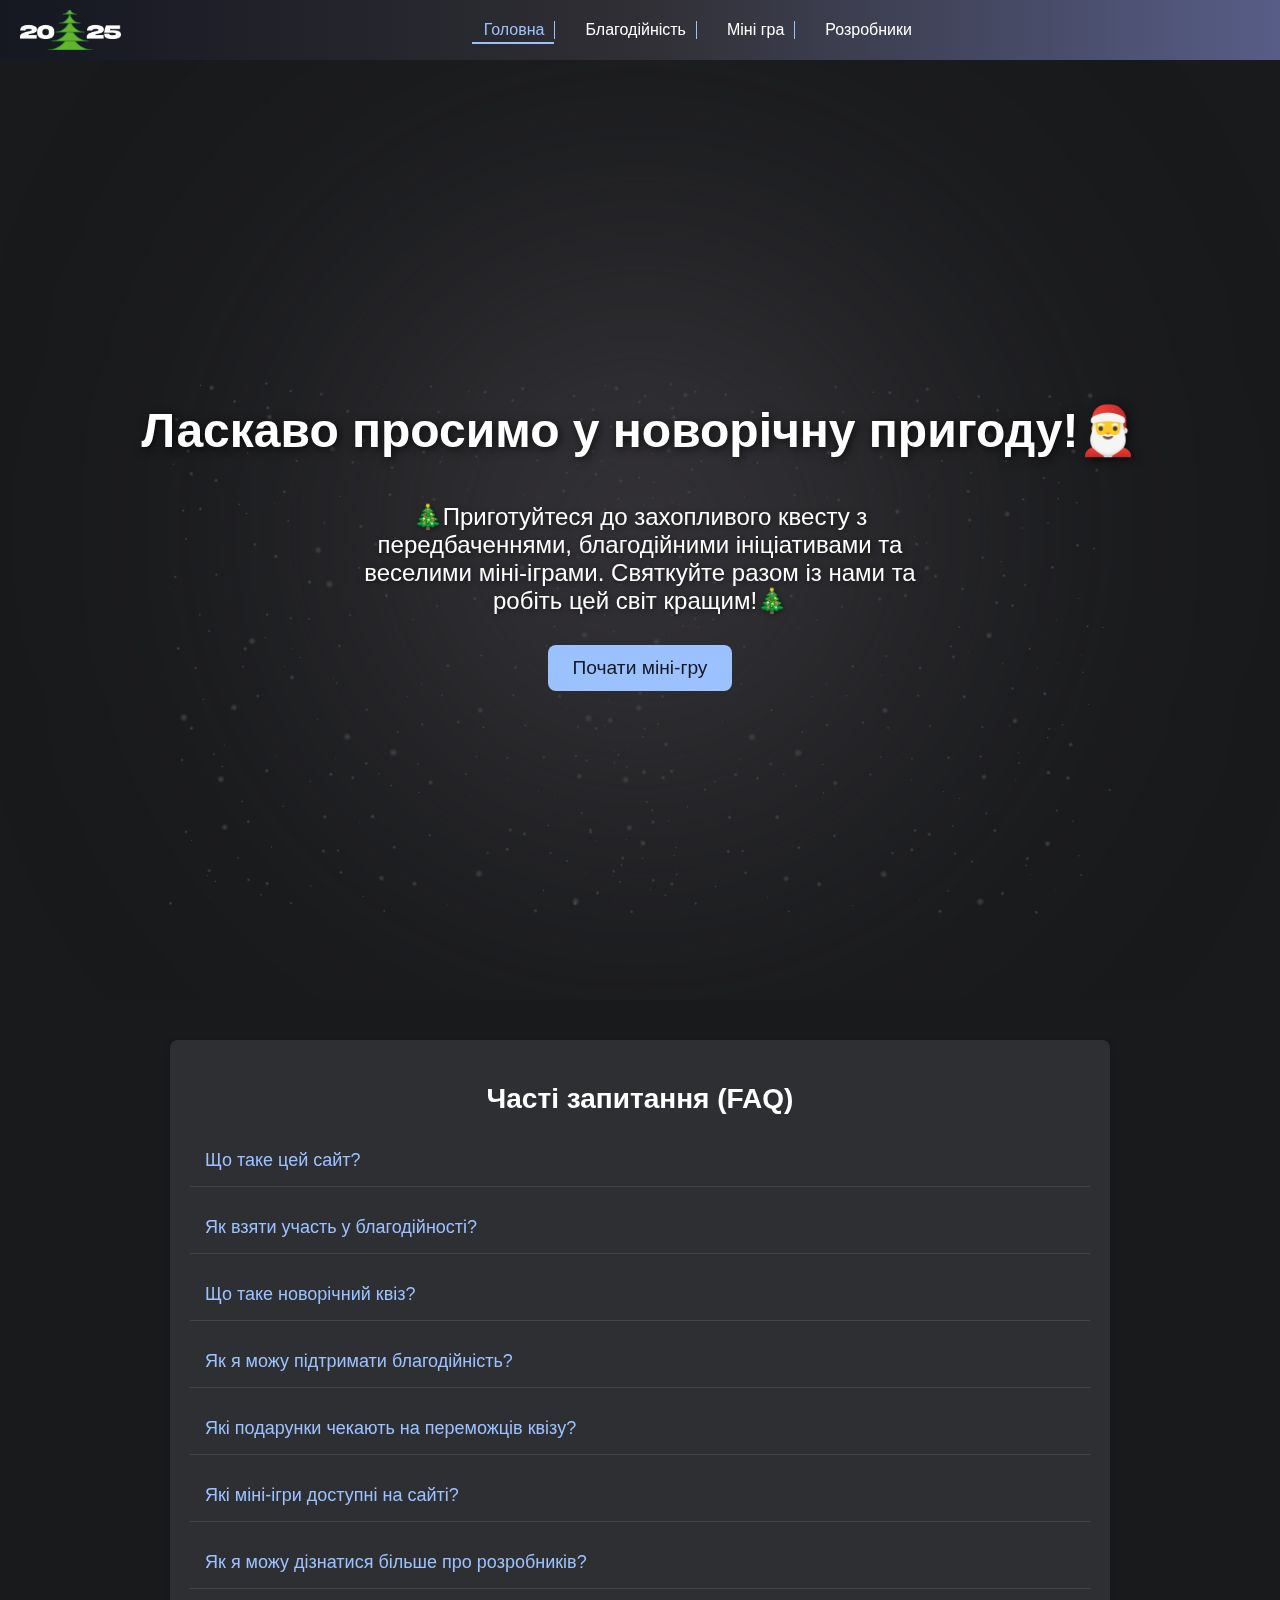
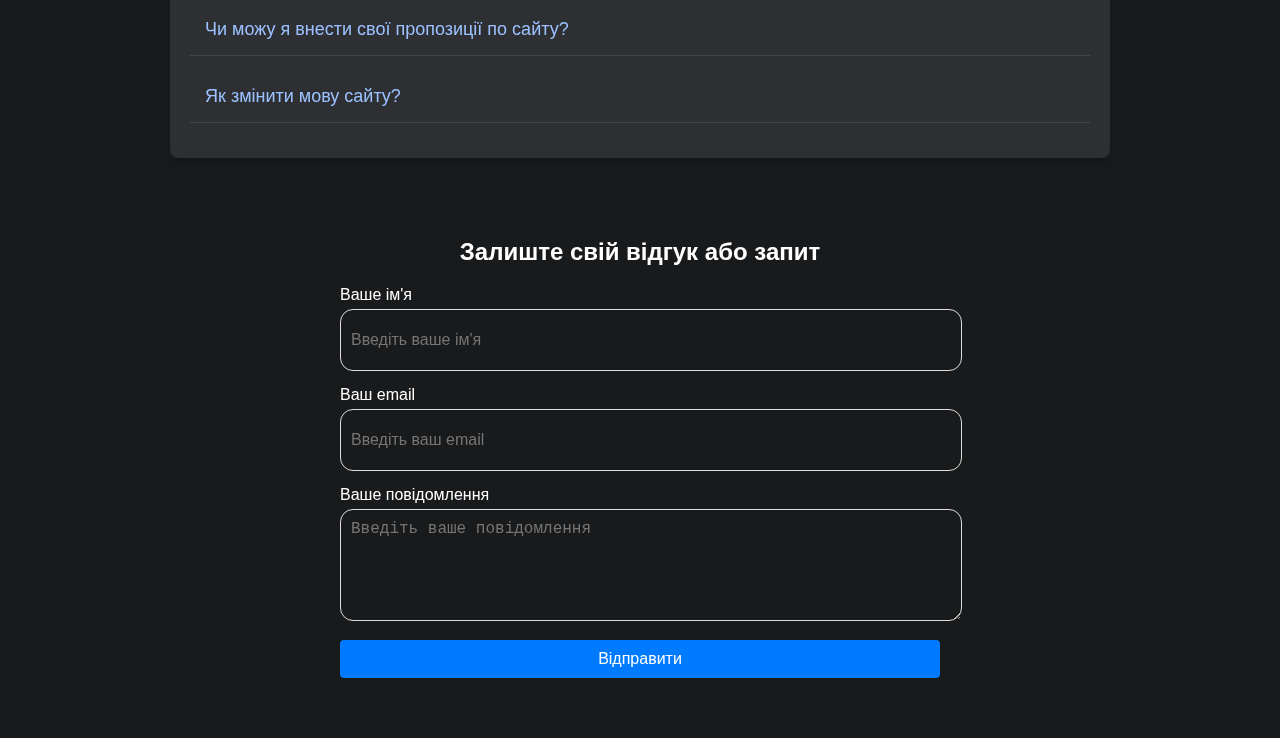
<file: index.html>
<!DOCTYPE html>
<html lang="en">
<head>
    <meta charset="UTF-8">
    <meta name="viewport" content="width=device-width, initial-scale=1.0, maximum-scale=1.0, user-scalable=no">
    <title>Happy NEW YEAR GUYS</title>
    <link rel="stylesheet" href="style.css">
</head>
<body>
    <header>
        <div class="logo">
            <img src="/img/a.png" alt="Logo">
        </div>
        <div class="row">
            <div class="links">
                <a href="#" class="link active">Головна</a>
                <a href="./Component/charity.html" class="link">Благодійність</a>
                <a href="./Component/new-year-toys-game/src/game.html" class="link">Міні гра</a>
                <a href="./Component/dev.html" class="link">Розробники</a>
            </div>
        </div>
    
        <div class="burger-menu">
            <span></span>
            <span></span>
            <span></span>
        </div>
        <div class="mobile-menu">
            <div class="links">
                <a href="#" class="link active">Головна</a>
                <a href="./Component/charity.html" class="link">Благодійність</a>
                <a href="./Component/new-year-toys-game/src/game.html" class="link">Міні гра</a>
                <a href="./Component/dev.html" class="link">Розробники</a>
            </div>
        </div>
    </header>

    <main>
        <div class="hero">
            <h1>Ласкаво просимо у новорічну пригоду!🎅</h1>
            <p>🎄Приготуйтеся до захопливого квесту з передбаченнями, благодійними ініціативами та веселими міні-іграми. Святкуйте разом із нами та робіть цей світ кращим!🎄</p>
            <a href="./Component/new-year-toys-game/src/game.html" class="btn-hero">Почати міні-гру</a>
        </div>
        <section class="faq">
            <h2>Часті запитання (FAQ)</h2>
            <div class="faq-item">
                <button class="faq-question">Що таке цей сайт?</button>
                <div class="faq-answer">
                    <p>Цей сайт створений для святкування Нового року, де ви можете взяти участь у цікавому квізі, підтримати благодійність та дізнатися більше про розробників.</p>
                </div>
            </div>
            <div class="faq-item">
                <button class="faq-question">Як взяти участь у благодійності?</button>
                <div class="faq-answer">
                    <p>Перейдіть до розділу "Благодійність" у верхньому меню, щоб дізнатися більше про фонд "Твоя Опора" та способи допомогти дітям.</p>
                </div>
            </div>
            <div class="faq-item">
                <button class="faq-question">Що таке новорічний квіз?</button>
                <div class="faq-answer">
                    <p>Новорічний квіз – це міні-гра, де ви можете отримати передбачення на наступний рік та весело провести час!</p>
                </div>
            </div>
            <div class="faq-item">
                <button class="faq-question">Як я можу підтримати благодійність?</button>
                <div class="faq-answer">
                    <p>Ви можете підтримати благодійність через пожертвування на нашій платформі, або, якщо ви хочете зробити більше, дізнайтесь більше про волонтерські можливості та події у розділі "Благодійність".</p>
                </div>
            </div>
            <div class="faq-item">
                <button class="faq-question">Які подарунки чекають на переможців квізу?</button>
                <div class="faq-answer">
                    <p>Переможці новорічного квізу отримають спеціальні подарунки, включаючи сувеніри, знижки на товари та інші приємні призи!</p>
                </div>
            </div>
            <div class="faq-item">
                <button class="faq-question">Які міні-ігри доступні на сайті?</button>
                <div class="faq-answer">
                    <p>На сайті доступний цікавий новорічний квіз, де ви можете отримати передбачення на наступний рік, а також інші міні-ігри, які додають веселощів до святкування!</p>
                </div>
            </div>
            <div class="faq-item">
                <button class="faq-question">Як я можу дізнатися більше про розробників?</button>
                <div class="faq-answer">
                    <p>Щоб дізнатися більше про команду розробників, перейдіть до розділу "Розробники" у верхньому меню, де ви знайдете інформацію про нашу команду та їхній внесок у проект.</p>
                </div>
            </div>
            <div class="faq-item">
                <button class="faq-question">Чи можу я внести свої пропозиції по сайту?</button>
                <div class="faq-answer">
                    <p>Так, ми завжди відкриті до нових ідей! Ви можете надіслати свої пропозиції через форму зворотного зв'язку на сайті або через соціальні мережі.</p>
                </div>
            </div>
            <div class="faq-item">
                <button class="faq-question">Як змінити мову сайту?</button>
                <div class="faq-answer">
                    <p>В даний момент сайт доступний лише українською мовою, але ми працюємо над додаванням інших мов в майбутньому!</p>
                </div>
            </div>
        </section>
        
        <section class="contact-form">
            <h2>Залиште свій відгук або запит</h2>
            <form action="submit_form.php" method="POST">
                <div class="form-group">
                    <label for="name">Ваше ім'я</label>
                    <input type="text" id="name" name="name" placeholder="Введіть ваше ім'я" required>
                </div>
                <div class="form-group">
                    <label for="email">Ваш email</label>
                    <input type="email" id="email" name="email" placeholder="Введіть ваш email" required>
                </div>
                <div class="form-group">
                    <label for="message">Ваше повідомлення</label>
                    <textarea id="message" name="message" rows="5" placeholder="Введіть ваше повідомлення" required></textarea>
                </div>
                <div class="form-group">
                    <button type="submit" class="btn">Відправити</button>
                </div>
            </form>
        </section>
        
    </main>

    <footer>
        
    </footer>

    <script src="main.js"></script>
</body>
</html>
</file>
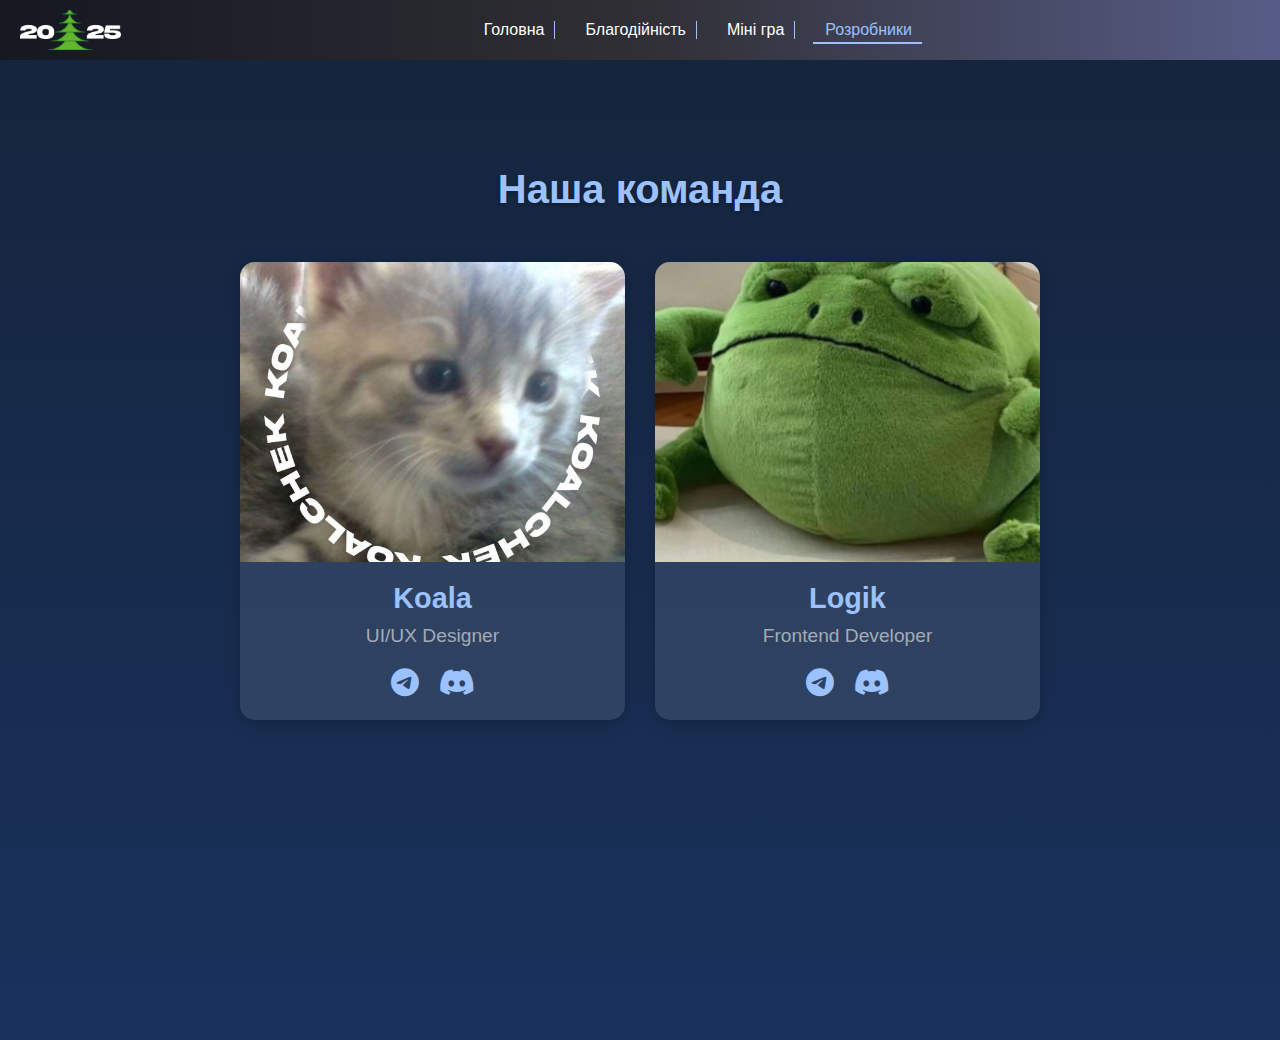
<file: Component/dev.html>
<!DOCTYPE html>
<html lang="en">
<head>
    <meta charset="UTF-8">
    <meta name="viewport" content="width=device-width, initial-scale=1.0">
    <title>Наша команда розробників</title>
    <link rel="stylesheet" href="../style.css">
    <link rel="stylesheet" href="./css/dev.css">
    <link rel="stylesheet" href="https://cdnjs.cloudflare.com/ajax/libs/font-awesome/6.0.0/css/all.min.css">
</head>
<body>
    <header>
        <div class="logo">
            <img src="/img/a.png" alt="Logo">
        </div>
        <div class="row">
            <div class="links">
                <a href="../index.html" class="link">Головна</a>
                <a href="./charity.html" class="link">Благодійність</a>
                <a href="./new-year-toys-game/src/game.html" class="link">Міні гра</a>
                <a href="#" class="link active">Розробники</a>
            </div>
        </div>
        <div class="burger-menu">
            <span></span>
            <span></span>
            <span></span>
        </div>
        <div class="mobile-menu">
            <div class="links">
                <a href="../index.html" class="link">Головна</a>
                <a href="./charity.html" class="link">Благодійність</a>
                <a href="../Component/new-year-toys-game/src/game.html" class="link">Міні гра</a>
                <a href="#" class="link active">Розробники</a>
            </div>
        </div>
    </header>

    <main class="dev-container">
        <h1>Наша команда</h1>
        <div class="dev-grid">
            <div class="dev-card">
                <div class="dev-image">
                    <img src="../img/koala.png  " alt="Koala - Designer">
                </div>
                <div class="dev-info">
                    <h3>Koala</h3>
                    <p>UI/UX Designer</p>
                    <div class="dev-social">
                        <a href="https://t.me/koalchek" target="_blank">
                            <i class="fab fa-telegram"></i>
                        </a>
                        <a href="https://discord.com/users/@koalchek" target="_blank">
                            <i class="fab fa-discord"></i>
                        </a>
                    </div>
                </div>
            </div>

            <div class="dev-card">
                <div class="dev-image">
                    <img src="../img/jaba.png" alt="Logik - Frontend Developer">
                </div>
                <div class="dev-info">
                    <h3>Logik</h3>
                    <p>Frontend Developer</p>
                    <div class="dev-social">
                        <a href="https://t.me/NAZIJABA" target="_blank">
                            <i class="fab fa-telegram"></i>
                        </a>
                        <a href="https://discord.com/users/logik_1499" target="_blank">
                            <i class="fab fa-discord"></i>
                        </a>
                    </div>
                </div>
            </div>
        </div>
    </main>
    <script src="../main.js"></script>
</body>
</html>
</file>
<file: style.css>
body {
    margin: 0;
    font-family: Arial, sans-serif;
    background-color: #191A1C;
}

.snowflakes {
    position: fixed;
    top: 0;
    left: 0;
    width: 1px;
    height: 1px;
    pointer-events: none;
    z-index: -1;
}

.snowflake {
    position: absolute;
    background-color: white;
    border-radius: 50%;
    width: 5px;
    height: 5px;
    animation: snow 10s linear infinite;
    opacity: 0.9;
}

@keyframes snow {
    0% {
        transform: translateY(-10px);
    }
    100% {
        transform: translateY(100vh);
    }
}

header {
    display: flex;
    align-items: center;
    justify-content: space-between;
    background: linear-gradient(90deg, #151721, #302F35, #575D87);
    padding: 10px 20px;
    color: white;
}

.row {
    display: flex;
    align-items: center;
    justify-content: center;
    flex-grow: 1;
}

.links {
    display: flex;
    gap: 20px;
}

.link {
    color: white;
    text-decoration: none;
    font-size: 16px;
    position: relative;
    padding: 0 10px;
    border-right: 1px solid #9bc1ff;
}

.link:last-child {
    border-right: none;
}

.link:hover, .link.active {
    color: #9bc1ff;
}

.link.active::after {
    content: '';
    position: absolute;
    bottom: -5px;
    left: -2px;
    right: 0;
    height: 2px;
    background: #9bc1ff;
}

.logo {
    display: flex;
    align-items: center;
    margin-right: auto;
}

.logo img {
    height: 40px;
    margin-right: 15px;
}
@media (max-width: 768px) {
   
    .logo img {
        height: 30px;
        margin-bottom: 10px;
    }

    .links {
        flex-direction: column;
        gap: 15px;
        margin-top: 10px;
    }

    .link {
        font-size: 14px;
        padding: 5px 0;
        border-right: none;
        border-bottom: 1px solid #9bc1ff;
    }

    .link:last-child {
        border-bottom: none;
    }
}

.hero {
    height: 100vh;
    display: flex;
    flex-direction: column;
    justify-content: center;
    align-items: center;
    text-align: center;
    color: #fff;
    background: url('/img/BG.svg') no-repeat center center;
    background-size: cover;
    padding: 20px;
}

.hero h1 {
    font-size: 3em;
    margin-bottom: 20px;
    text-shadow: 2px 2px 10px rgba(0, 0, 0, 0.7);
}

.hero p {
    font-size: 1.5em;
    max-width: 600px;
    margin-bottom: 30px;
    text-shadow: 1px 1px 5px rgba(0, 0, 0, 0.5);
}

.btn-hero {
    padding: 12px 25px;
    background-color: #9bc1ff;
    color: #151721;
    text-decoration: none;
    font-size: 1.2em;
    border-radius: 8px;
    transition: background-color 0.3s ease;
}

.btn-hero:hover {
    background-color: #7fa9e0;
}

.garland {
    display: flex;
    justify-content: center;
    margin: 20px 0;
    position: relative;
}

.garland img {
    background-color: #191A1C;
    width: 100%;
    max-width: 100%;
    margin-right: 25px;
}

.faq {
    max-width: 900px;
    margin: 40px auto;
    padding: 20px;
    background: #2e2f33;
    color: #fff;
    border-radius: 8px;
    box-shadow: 0 4px 10px rgba(0, 0, 0, 0.2);
}

.faq h2 {
    text-align: center;
    font-size: 28px;
    margin-bottom: 20px;
}

.faq-item {
    margin-bottom: 15px;
    border-bottom: 1px solid #444;
}

.faq-question {
    width: 100%;
    text-align: left;
    background: none;
    border: none;
    color: #9bc1ff;
    font-size: 18px;
    padding: 15px;
    cursor: pointer;
    outline: none;
    transition: color 0.3s;
}

.faq-question:hover {
    color: #d0e0ff;
}

.faq-answer {
    display: none;
    padding: 0 15px 15px 15px;
    font-size: 16px;
    color: #ddd;
}

.faq-item.active .faq-answer {
    display: block;
}

.contact-form {
    color: #fff;
    padding: 20px;
    border-radius: 18px;
    max-width: 600px;
    margin: 20px auto;
}

.contact-form h2 {
    text-align: center;
    margin-bottom: 20px;
    font-size: 24px;
    color: #fff;
}

.form-group {
    margin-bottom: 15px;
}

.form-group label {
    display: block;
    margin-bottom: 5px;
    font-size: 16px;
    color: #fff;
}

.form-group input,
.form-group textarea {
    width: 100%;
    padding: 10px;
    border: 1px solid #ddd;
    border-radius: 13px;
    font-size: 16px;
    background-color: transparent;
    color: #fff;
}

.form-group input[type="text"],
.form-group input[type="email"] {
    height: 40px;
}

.form-group textarea {
    resize: vertical;
}

.btn {
    background-color: #007bff;
    color: white;
    padding: 10px 20px;
    border: none;
    border-radius: 4px;
    cursor: pointer;
    font-size: 16px;
    display: block;
    width: 100%;
}

.btn:hover {
    background-color: #0056b3;
}

@media (max-width: 768px) {
    header {
        padding: 5px;
        position: fixed;
        top: 0;
        width: 100%;
        z-index: 1000;
        background: linear-gradient(90deg, #151721, #302F35, #575D87);
    }

    .logo img {
        height: 30px;
    }

    .links {
        display: flex;
        flex-direction: column;
        gap: 5px;
        width: 100%;
    }

    .link {
        padding: 8px 0;
        width: 100%;
        text-align: center;
        border-right: none;
        border-bottom: 1px solid rgba(255,255,255,0.1);
    }

    .hero {
        padding-top: 80px;
        height: auto;
        min-height: 100vh;
    }

    .hero h1 {
        font-size: 24px;
        padding: 0 15px;
    }

    .hero p {
        font-size: 16px;
        padding: 0 15px;
    }

    .btn-hero {
        padding: 10px 20px;
        font-size: 16px;
    }

    .faq {
        margin: 20px 10px;
        padding: 15px;
    }

    .faq-question {
        padding: 10px;
        font-size: 16px;
    }

    .faq-answer {
        padding: 10px;
        font-size: 14px;
    }

    .contact-form {
        margin: 20px 10px;
        padding: 15px;
    }

    .form-group {
        margin-bottom: 10px;
    }

    .form-group input,
    .form-group textarea {
        padding: 8px;
        font-size: 14px;
    }

    .btn {
        padding: 12px;
        font-size: 16px;
    }
}

.burger-menu {
    display: none;
    cursor: pointer;
    z-index: 1001;
}

.burger-menu span {
    display: block;
    width: 25px;
    height: 3px;
    background-color: white;
    margin: 5px 0;
    transition: 0.4s;
}

.mobile-menu {
    display: none;
    position: fixed;
    top: 0;
    left: 0;
    width: 100%;
    height: 100vh;
    background: rgba(21, 23, 33, 0.98);
    z-index: 1000;
    padding-top: 60px;
}

@media (max-width: 768px) {
    .burger-menu {
        display: block;
        position: absolute;
        right: 20px;
        top: 15px;
    }

    .row {
        display: none;
    }

    .mobile-menu.active {
        display: block;
    }

    .burger-menu.active span:nth-child(1) {
        transform: rotate(-45deg) translate(-5px, 6px);
    }

    .burger-menu.active span:nth-child(2) {
        opacity: 0;
    }

    .burger-menu.active span:nth-child(3) {
        transform: rotate(45deg) translate(-5px, -6px);
    }

    .mobile-menu .links {
        display: flex;
        flex-direction: column;
        align-items: center;
        gap: 20px;
    }

    .mobile-menu .link {
        font-size: 18px;
        padding: 10px 0;
        width: 100%;
        text-align: center;
        border: none;
    }
}
</file>
<file: Component/css/dev.css>
.dev-container {
    padding-top: 80px;
    min-height: 100vh;
    background: linear-gradient(to bottom, #15253d, #19315c);
    color: white;
}

.dev-container h1 {
    text-align: center;
    margin-bottom: 50px;
    font-size: 2.5em;
    color: #9bc1ff;
    text-shadow: 0 2px 4px rgba(0,0,0,0.3);
}

.dev-grid {
    display: grid;
    grid-template-columns: repeat(auto-fit, minmax(280px, 1fr));
    gap: 30px;
    padding: 0 20px;
    max-width: 800px;
    margin: 0 auto;
}

.dev-card {
    background: rgba(255, 255, 255, 0.1);
    border-radius: 15px;
    overflow: hidden;
    transition: all 0.3s ease;
    box-shadow: 0 4px 15px rgba(0,0,0,0.2);
}

.dev-card:hover {
    transform: translateY(-10px);
    box-shadow: 0 8px 25px rgba(0,0,0,0.3);
}

.dev-image {
    width: 100%;
    height: 300px;
    overflow: hidden;
}

.dev-image img {
    width: 100%;
    height: 100%;
    object-fit: cover;
    transition: transform 0.3s ease;
}

.dev-card:hover .dev-image img {
    transform: scale(1.1);
}

.dev-info {
    padding: 20px;
    text-align: center;
}

.dev-info h3 {
    margin: 0;
    font-size: 1.8em;
    color: #9bc1ff;
}

.dev-info p {
    margin: 10px 0;
    color: #ffffff90;
    font-size: 1.2em;
}

.dev-social {
    display: flex;
    justify-content: center;
    gap: 20px;
    margin-top: 20px;
}

.dev-social a {
    color: #9bc1ff;
    font-size: 1.8em;
    transition: all 0.3s ease;
}

.dev-social a:hover {
    color: white;
    transform: translateY(-3px);
}

@media (max-width: 768px) {
    .dev-container {
        padding-top: 60px;
    }
    
    .dev-grid {
        grid-template-columns: 1fr;
        gap: 20px;
        padding: 0 15px;
    }
}
</file>
